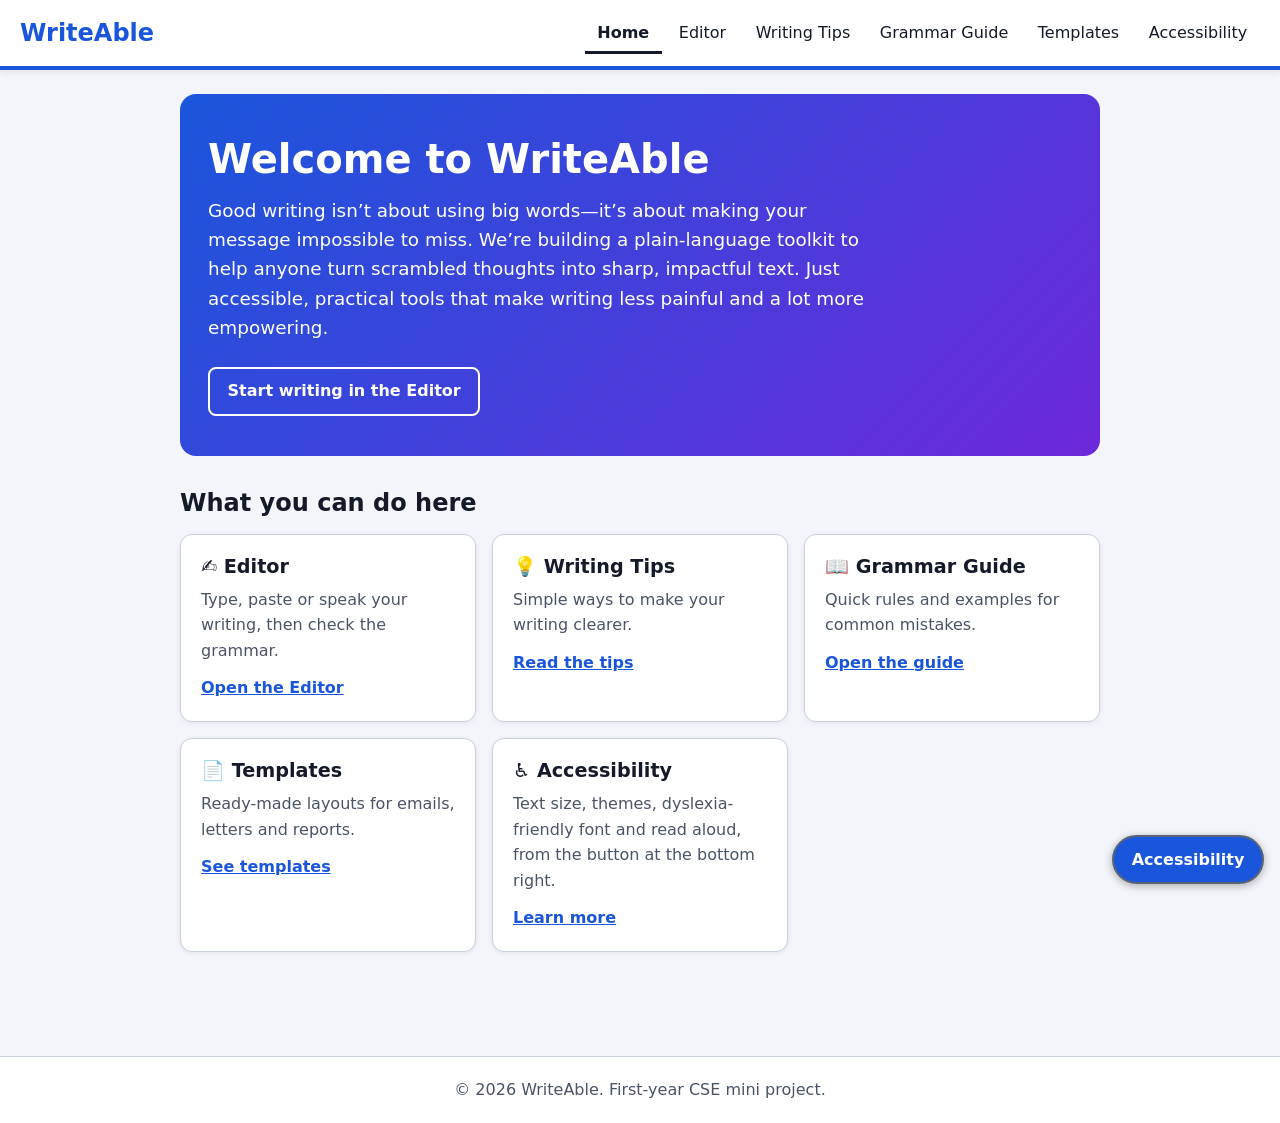
<file: index.html>
<!DOCTYPE html>
<html lang="en">
<head>
  <meta charset="UTF-8">
  <meta name="viewport" content="width=device-width, initial-scale=1">
  <title>Home | WriteAble</title>
  <link rel="stylesheet" href="css/styles.css">
  <link rel="stylesheet" href="css/accessibility.css">
  <script src="js/accessibility.js" defer></script>
</head>
<body>
  <a class="skip-link" href="#main">Skip to main content</a>

  <header>
    <a class="brand" href="index.html">WriteAble</a>
    <nav aria-label="Main navigation">
      <ul>
        <li><a href="index.html" aria-current="page">Home</a></li>
        <li><a href="editor.html">Editor</a></li>
        <li><a href="pages/writing-tips.html">Writing Tips</a></li>
        <li><a href="pages/grammar-guide.html">Grammar Guide</a></li>
        <li><a href="pages/templates.html">Templates</a></li>
        <li><a href="pages/accessibility-guide.html">Accessibility</a></li>
      </ul>
    </nav>
  </header>

  <main id="main" tabindex="-1">
    <section class="hero">
      <h1>Welcome to WriteAble</h1>
      <p>Good writing isn’t about using big words—it’s about making your message impossible to miss. We’re building a
         plain-language toolkit to help anyone turn scrambled thoughts into sharp, impactful text. Just accessible,
         practical tools that make writing less painful and a lot more empowering.</p>
      <a class="btn" href="editor.html">Start writing in the Editor</a>
    </section>

    <h2>What you can do here</h2>
    <div class="cards">
      <article class="card">
        <h3><span aria-hidden="true">✍️</span> Editor</h3>
        <p>Type, paste or speak your writing, then check the grammar.</p>
        <a href="editor.html">Open the Editor</a>
      </article>

      <article class="card">
        <h3><span aria-hidden="true">💡</span> Writing Tips</h3>
        <p>Simple ways to make your writing clearer.</p>
        <a href="pages/writing-tips.html">Read the tips</a>
      </article>

      <article class="card">
        <h3><span aria-hidden="true">📖</span> Grammar Guide</h3>
        <p>Quick rules and examples for common mistakes.</p>
        <a href="pages/grammar-guide.html">Open the guide</a>
      </article>

      <article class="card">
        <h3><span aria-hidden="true">📄</span> Templates</h3>
        <p>Ready-made layouts for emails, letters and reports.</p>
        <a href="pages/templates.html">See templates</a>
      </article>

      <article class="card">
        <h3><span aria-hidden="true">♿</span> Accessibility</h3>
        <p>Text size, themes, dyslexia-friendly font and read aloud, from the button at the bottom right.</p>
        <a href="pages/accessibility-guide.html">Learn more</a>
      </article>
    </div>
  </main>

  <footer>
    <p>&copy; 2026 WriteAble. First-year CSE mini project.</p>
  </footer>
</body>
</html>
</file>
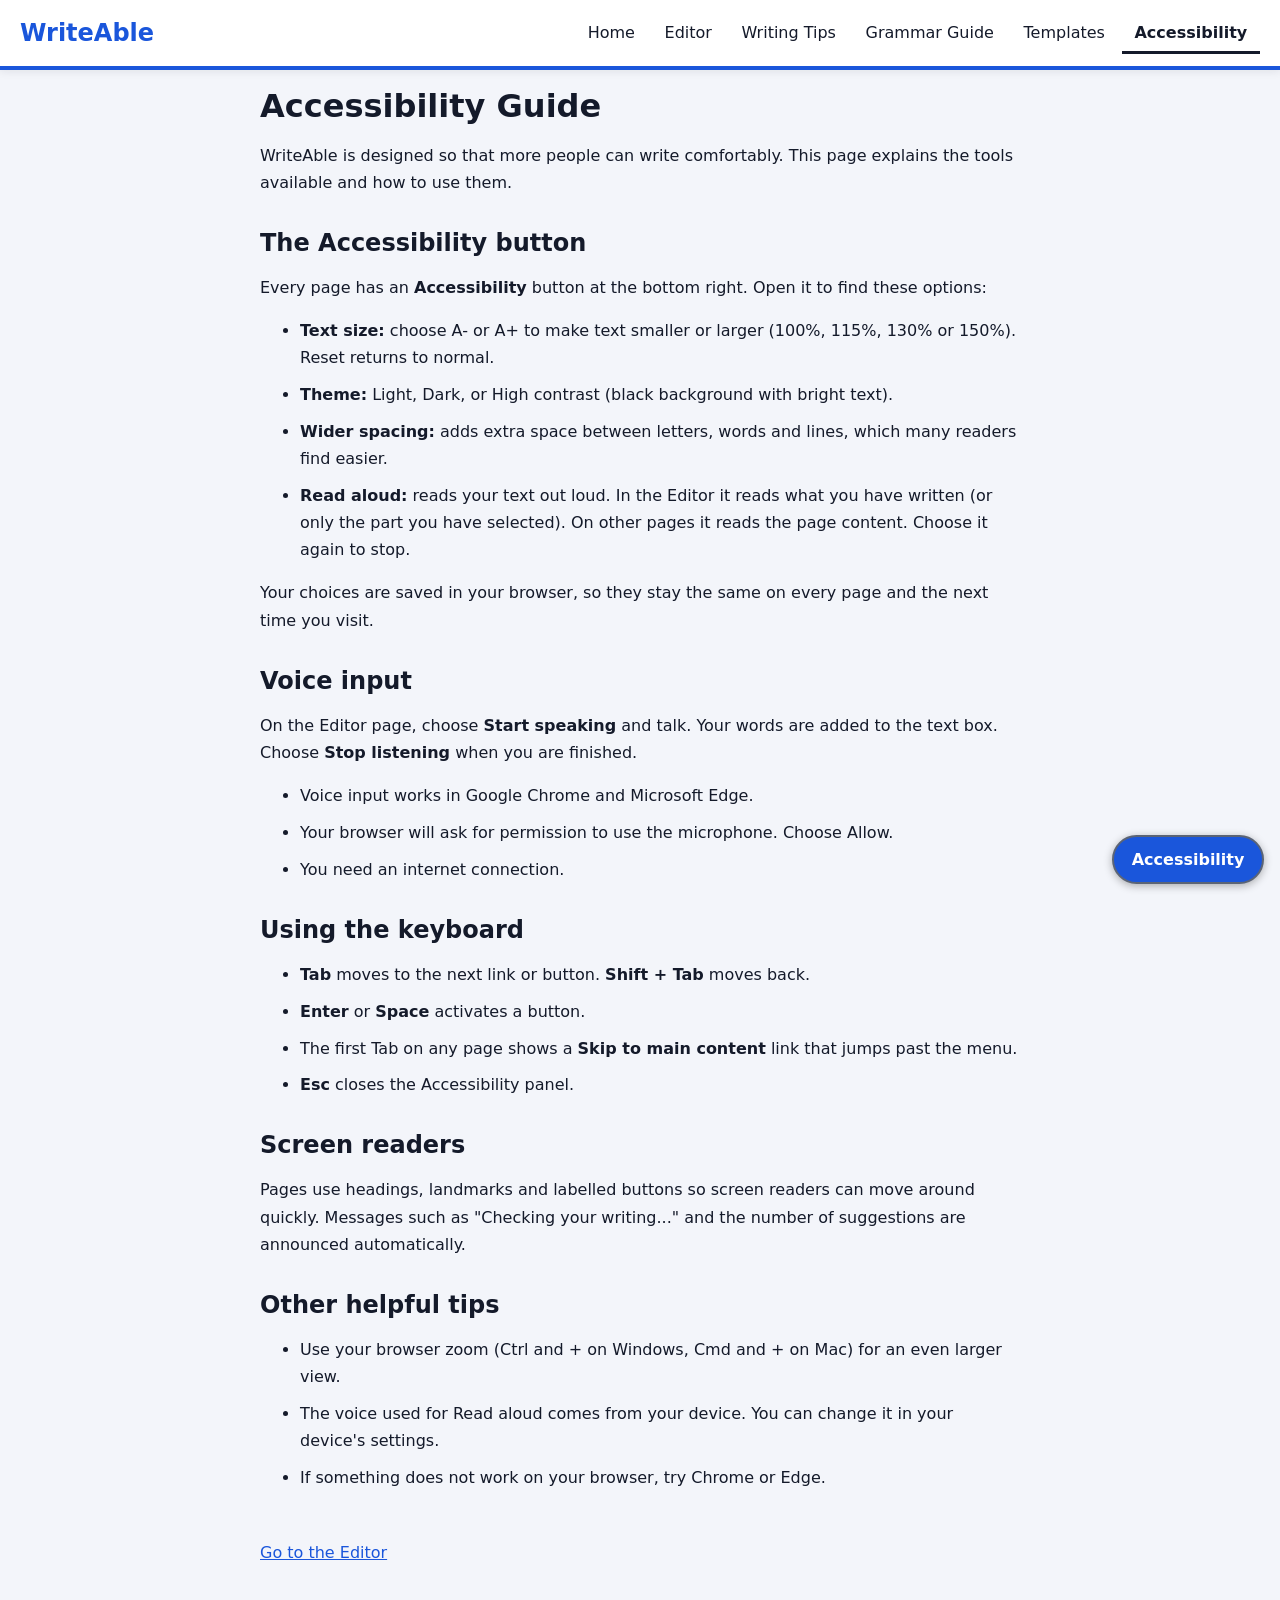
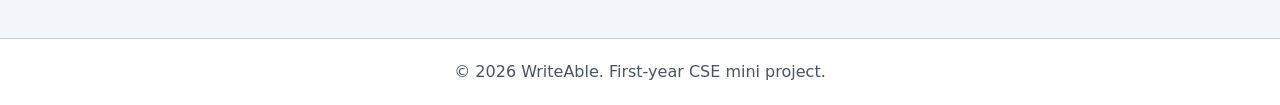
<file: accessibility-guide.html>
<!DOCTYPE html>
<html lang="en">
<head>
  <meta charset="UTF-8">
  <meta name="viewport" content="width=device-width, initial-scale=1">
  <title>Accessibility Guide | WriteAble</title>
  <link rel="stylesheet" href="../css/styles.css">
  <link rel="stylesheet" href="../css/accessibility.css">
  <link rel="stylesheet" href="../css/pages.css">
  <script src="../js/accessibility.js" defer></script>
</head>
<body>
  <a class="skip-link" href="#main">Skip to main content</a>

  <header>
    <a class="brand" href="../index.html">WriteAble</a>
    <nav aria-label="Main navigation">
      <ul>
        <li><a href="../index.html">Home</a></li>
        <li><a href="../editor.html">Editor</a></li>
        <li><a href="writing-tips.html">Writing Tips</a></li>
        <li><a href="grammar-guide.html">Grammar Guide</a></li>
        <li><a href="templates.html">Templates</a></li>
        <li><a href="accessibility-guide.html" aria-current="page">Accessibility</a></li>
      </ul>
    </nav>
  </header>

  <main id="main" class="content-page" tabindex="-1">
    <h1>Accessibility Guide</h1>
    <p>WriteAble is designed so that more people can write comfortably. This page explains the tools available
       and how to use them.</p>

    <h2>The Accessibility button</h2>
    <p>Every page has an <strong>Accessibility</strong> button at the bottom right. Open it to find these options:</p>
    <ul>
      <li><strong>Text size:</strong> choose A- or A+ to make text smaller or larger (100%, 115%, 130% or 150%).
          Reset returns to normal.</li>
      <li><strong>Theme:</strong> Light, Dark, or High contrast (black background with bright text).</li>
      <li><strong>Wider spacing:</strong> adds extra space between letters, words and lines, which many readers
          find easier.</li>
      <li><strong>Read aloud:</strong> reads your text out loud. In the Editor it reads what you have written
          (or only the part you have selected). On other pages it reads the page content. Choose it again to stop.</li>
    </ul>
    <p>Your choices are saved in your browser, so they stay the same on every page and the next time you visit.</p>

    <h2>Voice input</h2>
    <p>On the Editor page, choose <strong>Start speaking</strong> and talk. Your words are added to the text box.
       Choose <strong>Stop listening</strong> when you are finished.</p>
    <ul>
      <li>Voice input works in Google Chrome and Microsoft Edge.</li>
      <li>Your browser will ask for permission to use the microphone. Choose Allow.</li>
      <li>You need an internet connection.</li>
    </ul>

    <h2>Using the keyboard</h2>
    <ul>
      <li><strong>Tab</strong> moves to the next link or button. <strong>Shift + Tab</strong> moves back.</li>
      <li><strong>Enter</strong> or <strong>Space</strong> activates a button.</li>
      <li>The first Tab on any page shows a <strong>Skip to main content</strong> link that jumps past the menu.</li>
      <li><strong>Esc</strong> closes the Accessibility panel.</li>
    </ul>

    <h2>Screen readers</h2>
    <p>Pages use headings, landmarks and labelled buttons so screen readers can move around quickly. Messages such as
       "Checking your writing..." and the number of suggestions are announced automatically.</p>

    <h2>Other helpful tips</h2>
    <ul>
      <li>Use your browser zoom (Ctrl and + on Windows, Cmd and + on Mac) for an even larger view.</li>
      <li>The voice used for Read aloud comes from your device. You can change it in your device's settings.</li>
      <li>If something does not work on your browser, try Chrome or Edge.</li>
    </ul>

    <a class="back-link" href="../editor.html">Go to the Editor</a>
  </main>

  <footer>
    <p>&copy; 2026 WriteAble. First-year CSE mini project.</p>
  </footer>
</body>
</html>
</file>
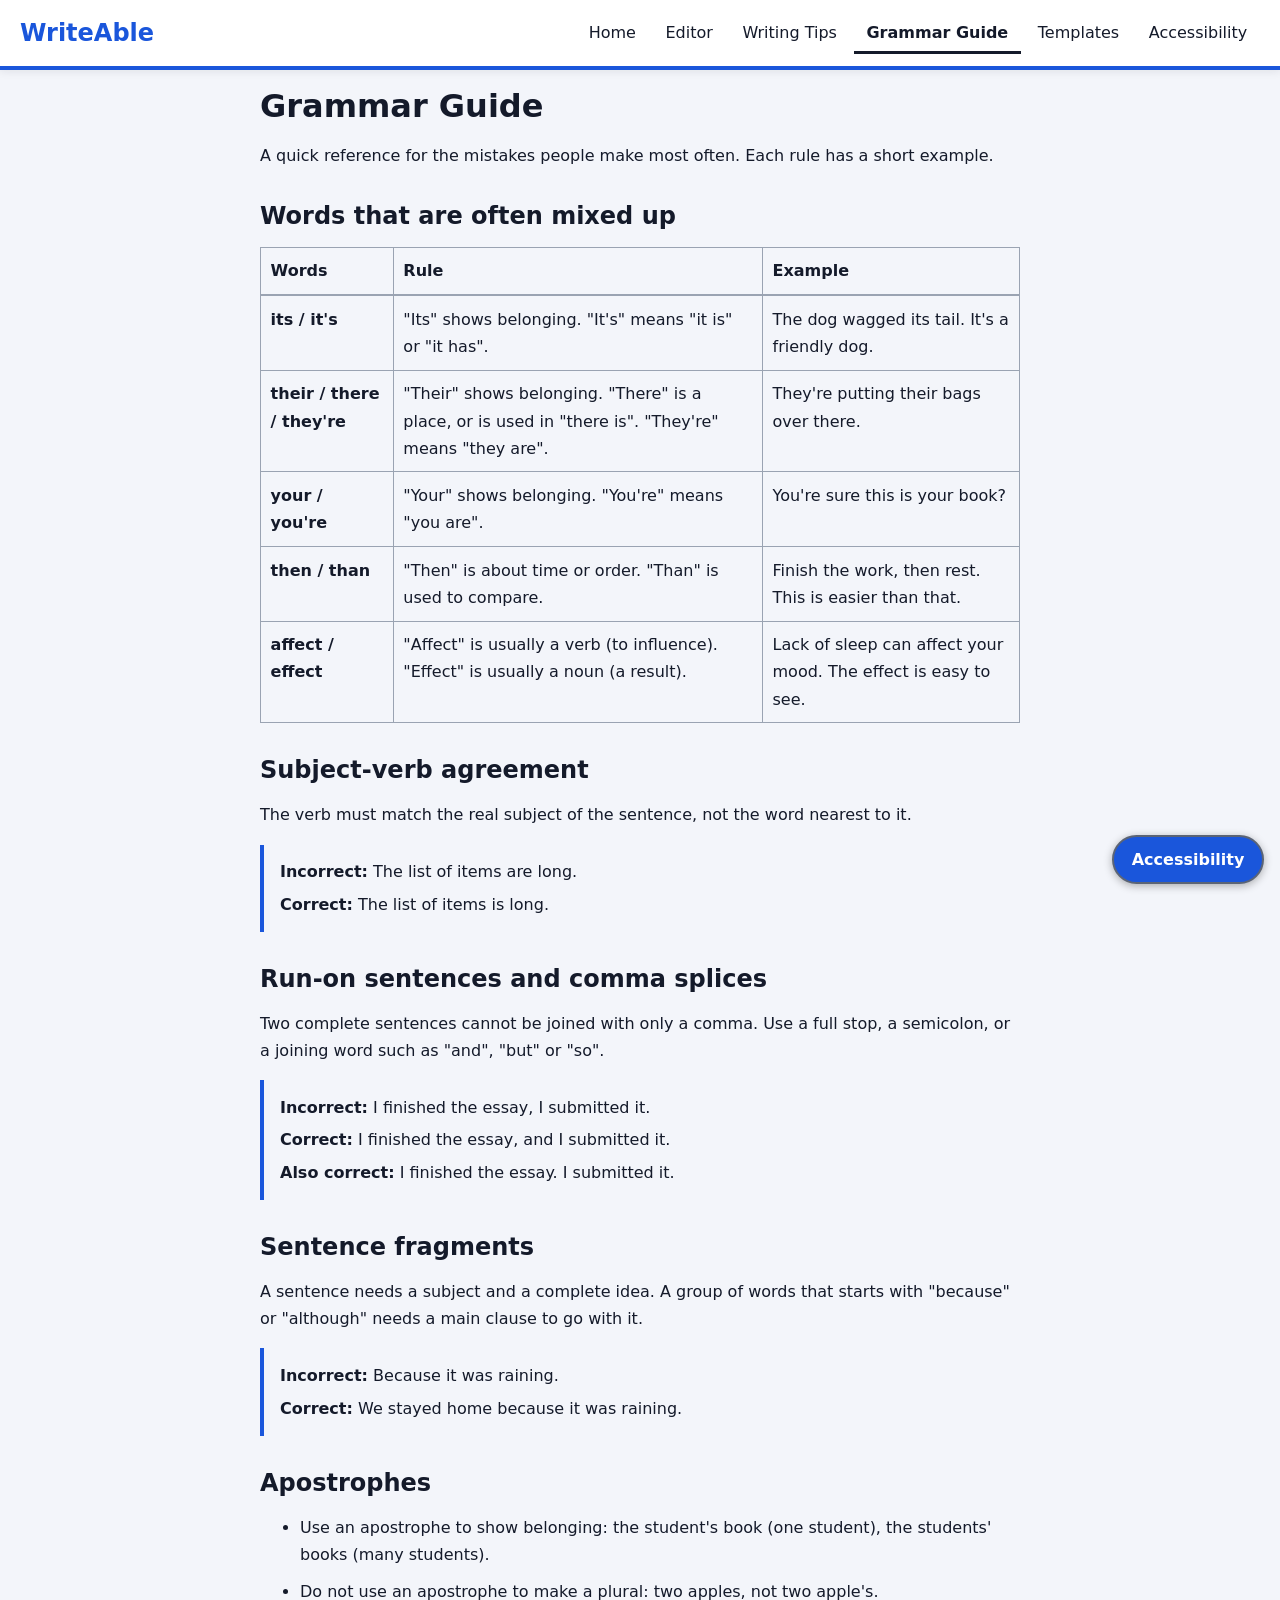
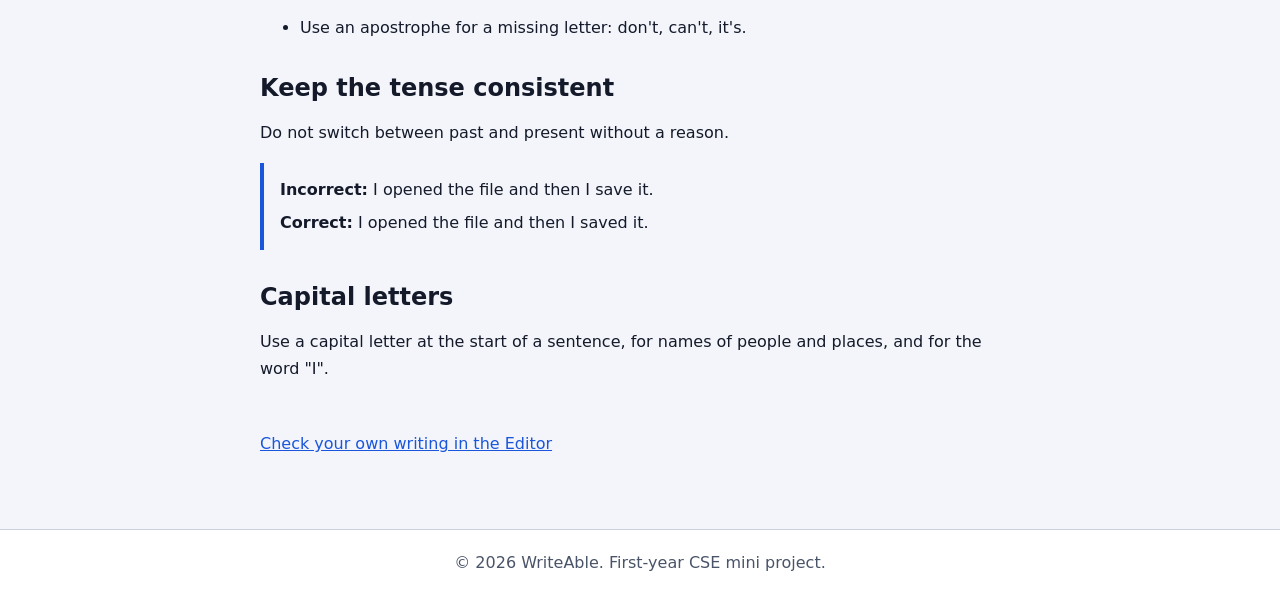
<file: grammar-guide.html>
<!DOCTYPE html>
<html lang="en">
<head>
  <meta charset="UTF-8">
  <meta name="viewport" content="width=device-width, initial-scale=1">
  <title>Grammar Guide | WriteAble</title>
  <link rel="stylesheet" href="../css/styles.css">
  <link rel="stylesheet" href="../css/accessibility.css">
  <link rel="stylesheet" href="../css/pages.css">
  <script src="../js/accessibility.js" defer></script>
</head>
<body>
  <a class="skip-link" href="#main">Skip to main content</a>

  <header>
    <a class="brand" href="../index.html">WriteAble</a>
    <nav aria-label="Main navigation">
      <ul>
        <li><a href="../index.html">Home</a></li>
        <li><a href="../editor.html">Editor</a></li>
        <li><a href="writing-tips.html">Writing Tips</a></li>
        <li><a href="grammar-guide.html" aria-current="page">Grammar Guide</a></li>
        <li><a href="templates.html">Templates</a></li>
        <li><a href="accessibility-guide.html">Accessibility</a></li>
      </ul>
    </nav>
  </header>

  <main id="main" class="content-page" tabindex="-1">
    <h1>Grammar Guide</h1>
    <p>A quick reference for the mistakes people make most often. Each rule has a short example.</p>

    <h2>Words that are often mixed up</h2>
    <table>
      <caption class="sr-only">Commonly confused words, their meanings and examples</caption>
      <thead>
        <tr>
          <th scope="col">Words</th>
          <th scope="col">Rule</th>
          <th scope="col">Example</th>
        </tr>
      </thead>
      <tbody>
        <tr>
          <th scope="row">its / it's</th>
          <td>"Its" shows belonging. "It's" means "it is" or "it has".</td>
          <td>The dog wagged its tail. It's a friendly dog.</td>
        </tr>
        <tr>
          <th scope="row">their / there / they're</th>
          <td>"Their" shows belonging. "There" is a place, or is used in "there is". "They're" means "they are".</td>
          <td>They're putting their bags over there.</td>
        </tr>
        <tr>
          <th scope="row">your / you're</th>
          <td>"Your" shows belonging. "You're" means "you are".</td>
          <td>You're sure this is your book?</td>
        </tr>
        <tr>
          <th scope="row">then / than</th>
          <td>"Then" is about time or order. "Than" is used to compare.</td>
          <td>Finish the work, then rest. This is easier than that.</td>
        </tr>
        <tr>
          <th scope="row">affect / effect</th>
          <td>"Affect" is usually a verb (to influence). "Effect" is usually a noun (a result).</td>
          <td>Lack of sleep can affect your mood. The effect is easy to see.</td>
        </tr>
      </tbody>
    </table>

    <h2>Subject-verb agreement</h2>
    <p>The verb must match the real subject of the sentence, not the word nearest to it.</p>
    <div class="example">
      <p><strong>Incorrect:</strong> The list of items are long.</p>
      <p><strong>Correct:</strong> The list of items is long.</p>
    </div>

    <h2>Run-on sentences and comma splices</h2>
    <p>Two complete sentences cannot be joined with only a comma. Use a full stop, a semicolon, or a joining word
       such as "and", "but" or "so".</p>
    <div class="example">
      <p><strong>Incorrect:</strong> I finished the essay, I submitted it.</p>
      <p><strong>Correct:</strong> I finished the essay, and I submitted it.</p>
      <p><strong>Also correct:</strong> I finished the essay. I submitted it.</p>
    </div>

    <h2>Sentence fragments</h2>
    <p>A sentence needs a subject and a complete idea. A group of words that starts with "because" or "although"
       needs a main clause to go with it.</p>
    <div class="example">
      <p><strong>Incorrect:</strong> Because it was raining.</p>
      <p><strong>Correct:</strong> We stayed home because it was raining.</p>
    </div>

    <h2>Apostrophes</h2>
    <ul>
      <li>Use an apostrophe to show belonging: the student's book (one student), the students' books (many students).</li>
      <li>Do not use an apostrophe to make a plural: two apples, not two apple's.</li>
      <li>Use an apostrophe for a missing letter: don't, can't, it's.</li>
    </ul>

    <h2>Keep the tense consistent</h2>
    <p>Do not switch between past and present without a reason.</p>
    <div class="example">
      <p><strong>Incorrect:</strong> I opened the file and then I save it.</p>
      <p><strong>Correct:</strong> I opened the file and then I saved it.</p>
    </div>

    <h2>Capital letters</h2>
    <p>Use a capital letter at the start of a sentence, for names of people and places, and for the word "I".</p>

    <a class="back-link" href="../editor.html">Check your own writing in the Editor</a>
  </main>

  <footer>
    <p>&copy; 2026 WriteAble. First-year CSE mini project.</p>
  </footer>
</body>
</html>
</file>
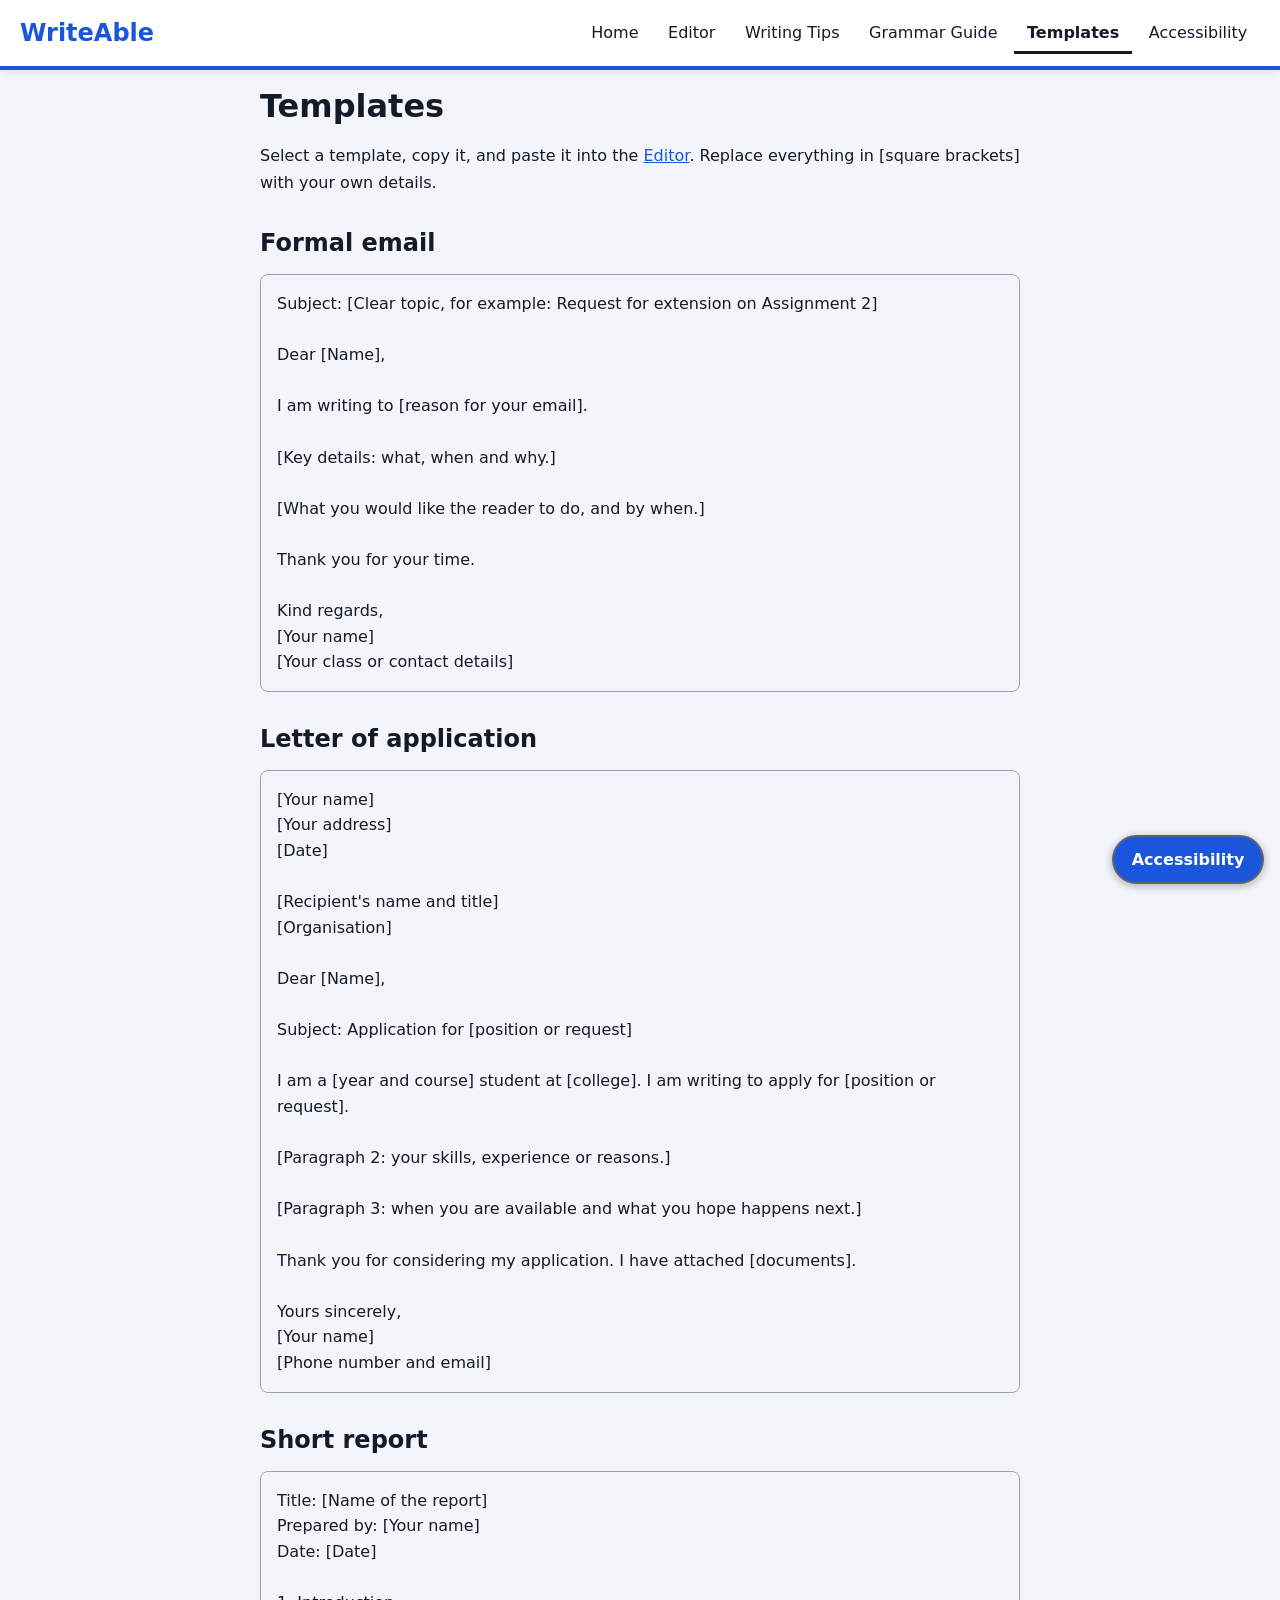
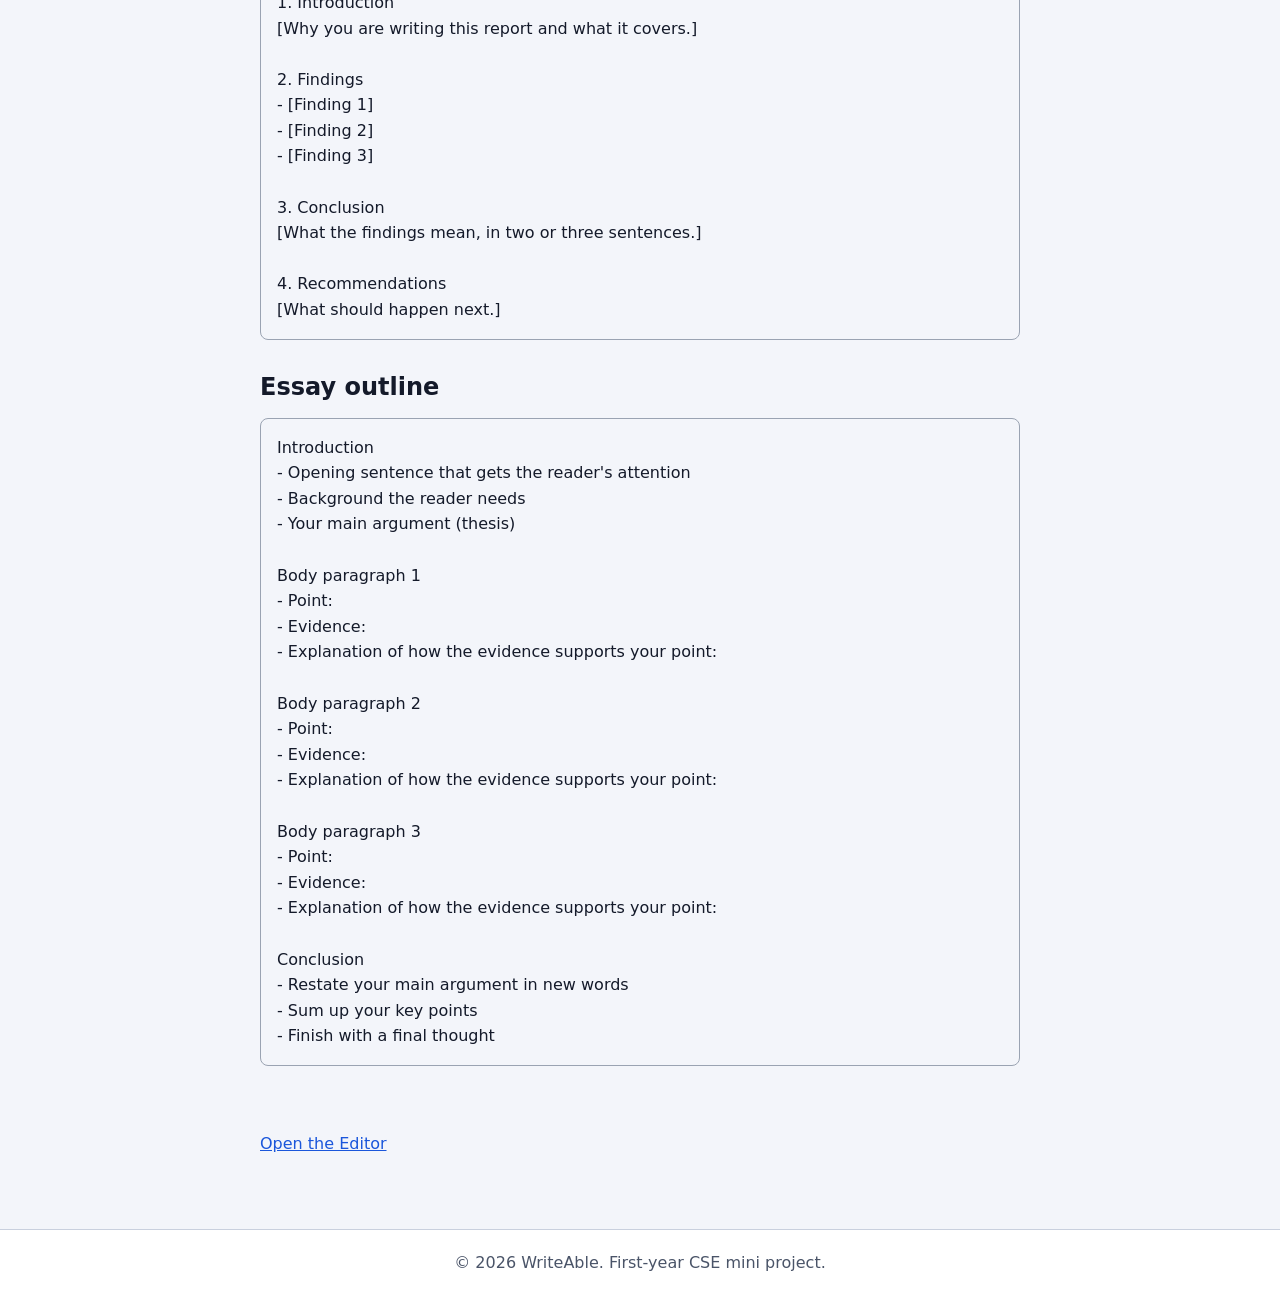
<file: templates.html>
<!DOCTYPE html>
<html lang="en">
<head>
  <meta charset="UTF-8">
  <meta name="viewport" content="width=device-width, initial-scale=1">
  <title>Templates | WriteAble</title>
  <link rel="stylesheet" href="../css/styles.css">
  <link rel="stylesheet" href="../css/accessibility.css">
  <link rel="stylesheet" href="../css/pages.css">
  <script src="../js/accessibility.js" defer></script>
</head>
<body>
  <a class="skip-link" href="#main">Skip to main content</a>

  <header>
    <a class="brand" href="../index.html">WriteAble</a>
    <nav aria-label="Main navigation">
      <ul>
        <li><a href="../index.html">Home</a></li>
        <li><a href="../editor.html">Editor</a></li>
        <li><a href="writing-tips.html">Writing Tips</a></li>
        <li><a href="grammar-guide.html">Grammar Guide</a></li>
        <li><a href="templates.html" aria-current="page">Templates</a></li>
        <li><a href="accessibility-guide.html">Accessibility</a></li>
      </ul>
    </nav>
  </header>

  <main id="main" class="content-page" tabindex="-1">
    <h1>Templates</h1>
    <p>Select a template, copy it, and paste it into the <a href="../editor.html">Editor</a>. Replace everything in
       [square brackets] with your own details.</p>

    <h2>Formal email</h2>
    <pre class="template" tabindex="0">Subject: [Clear topic, for example: Request for extension on Assignment 2]

Dear [Name],

I am writing to [reason for your email].

[Key details: what, when and why.]

[What you would like the reader to do, and by when.]

Thank you for your time.

Kind regards,
[Your name]
[Your class or contact details]</pre>

    <h2>Letter of application</h2>
    <pre class="template" tabindex="0">[Your name]
[Your address]
[Date]

[Recipient's name and title]
[Organisation]

Dear [Name],

Subject: Application for [position or request]

I am a [year and course] student at [college]. I am writing to apply for [position or request].

[Paragraph 2: your skills, experience or reasons.]

[Paragraph 3: when you are available and what you hope happens next.]

Thank you for considering my application. I have attached [documents].

Yours sincerely,
[Your name]
[Phone number and email]</pre>

    <h2>Short report</h2>
    <pre class="template" tabindex="0">Title: [Name of the report]
Prepared by: [Your name]
Date: [Date]

1. Introduction
[Why you are writing this report and what it covers.]

2. Findings
- [Finding 1]
- [Finding 2]
- [Finding 3]

3. Conclusion
[What the findings mean, in two or three sentences.]

4. Recommendations
[What should happen next.]</pre>

    <h2>Essay outline</h2>
    <pre class="template" tabindex="0">Introduction
- Opening sentence that gets the reader's attention
- Background the reader needs
- Your main argument (thesis)

Body paragraph 1
- Point:
- Evidence:
- Explanation of how the evidence supports your point:

Body paragraph 2
- Point:
- Evidence:
- Explanation of how the evidence supports your point:

Body paragraph 3
- Point:
- Evidence:
- Explanation of how the evidence supports your point:

Conclusion
- Restate your main argument in new words
- Sum up your key points
- Finish with a final thought</pre>

    <a class="back-link" href="../editor.html">Open the Editor</a>
  </main>

  <footer>
    <p>&copy; 2026 WriteAble. First-year CSE mini project.</p>
  </footer>
</body>
</html>
</file>
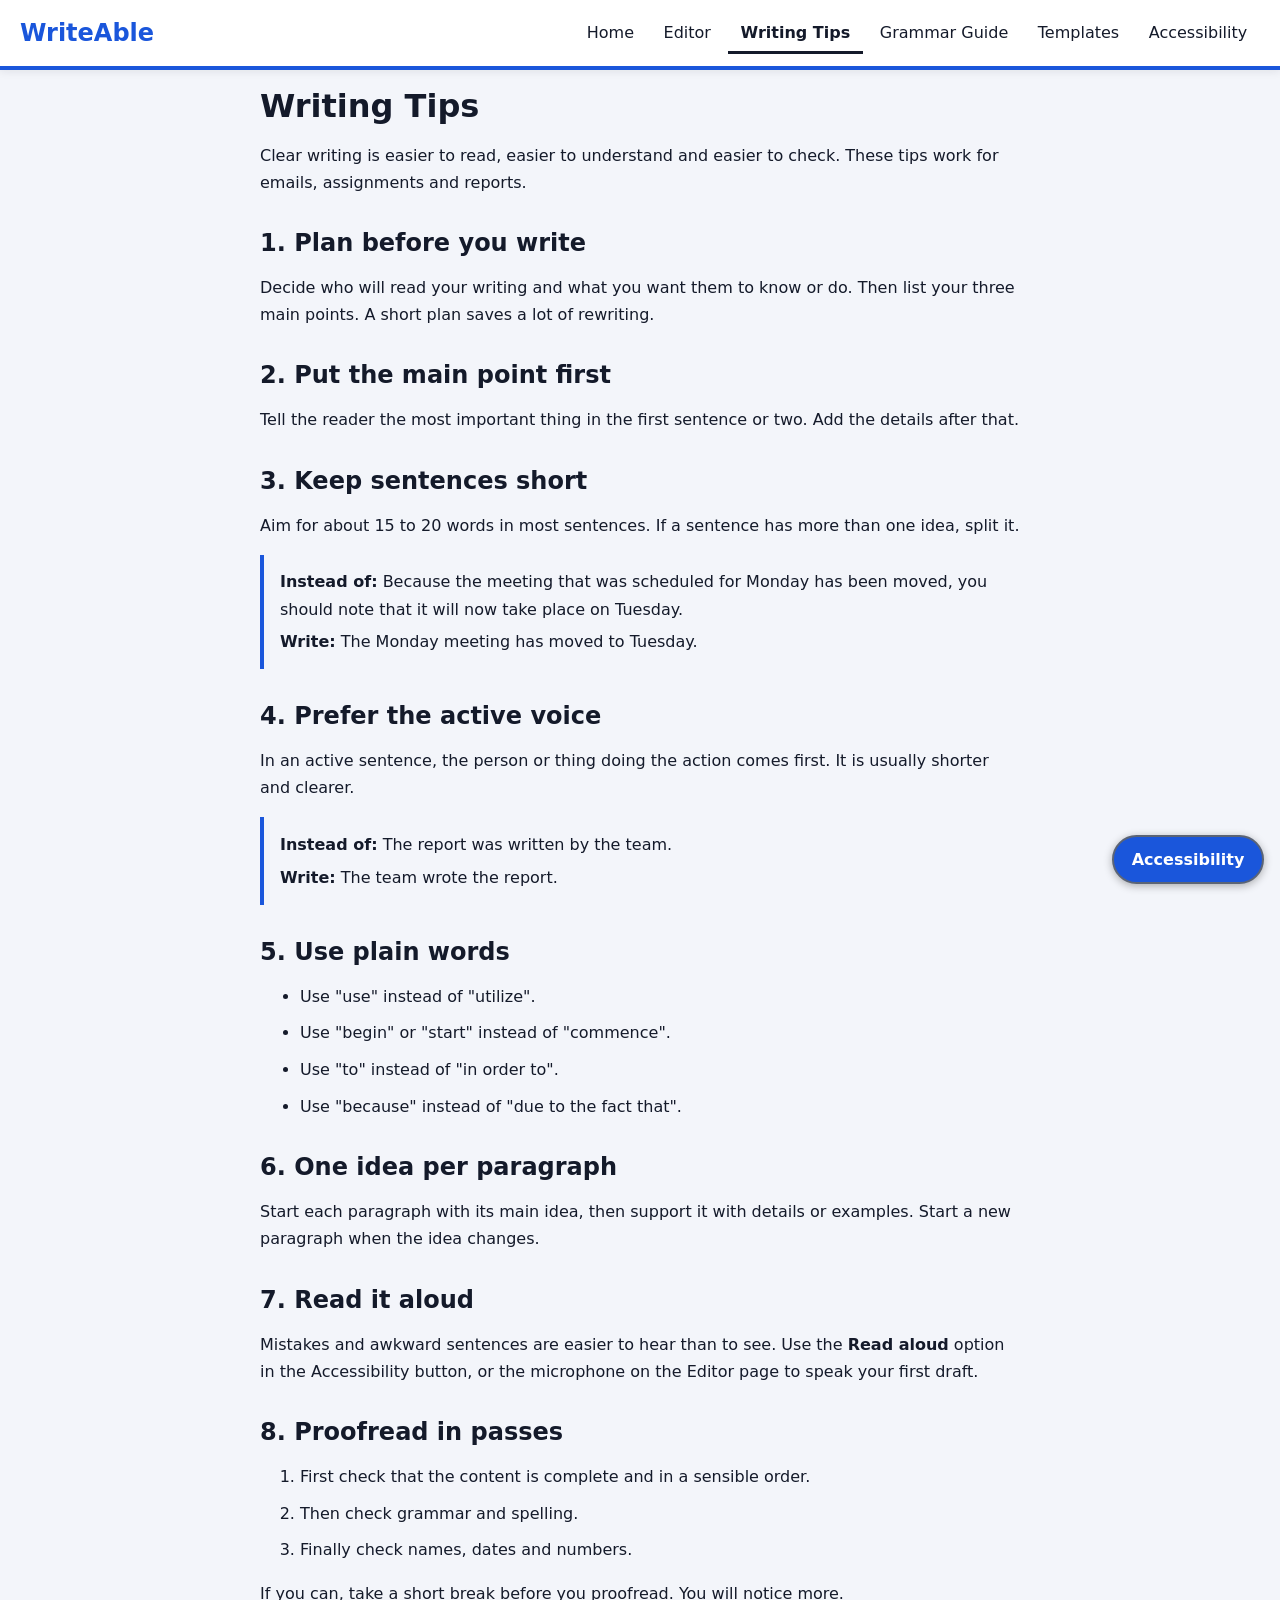
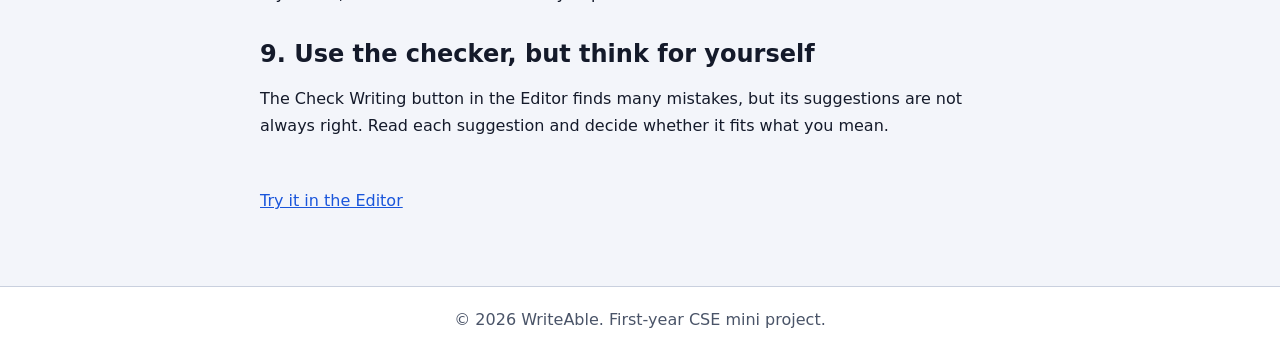
<file: writing-tips.html>
<!DOCTYPE html>
<html lang="en">
<head>
  <meta charset="UTF-8">
  <meta name="viewport" content="width=device-width, initial-scale=1">
  <title>Writing Tips | WriteAble</title>
  <link rel="stylesheet" href="../css/styles.css">
  <link rel="stylesheet" href="../css/accessibility.css">
  <link rel="stylesheet" href="../css/pages.css">
  <script src="../js/accessibility.js" defer></script>
</head>
<body>
  <a class="skip-link" href="#main">Skip to main content</a>

  <header>
    <a class="brand" href="../index.html">WriteAble</a>
    <nav aria-label="Main navigation">
      <ul>
        <li><a href="../index.html">Home</a></li>
        <li><a href="../editor.html">Editor</a></li>
        <li><a href="writing-tips.html" aria-current="page">Writing Tips</a></li>
        <li><a href="grammar-guide.html">Grammar Guide</a></li>
        <li><a href="templates.html">Templates</a></li>
        <li><a href="accessibility-guide.html">Accessibility</a></li>
      </ul>
    </nav>
  </header>

  <main id="main" class="content-page" tabindex="-1">
    <h1>Writing Tips</h1>
    <p>Clear writing is easier to read, easier to understand and easier to check. These tips work for emails,
       assignments and reports.</p>

    <h2>1. Plan before you write</h2>
    <p>Decide who will read your writing and what you want them to know or do. Then list your three main points.
       A short plan saves a lot of rewriting.</p>

    <h2>2. Put the main point first</h2>
    <p>Tell the reader the most important thing in the first sentence or two. Add the details after that.</p>

    <h2>3. Keep sentences short</h2>
    <p>Aim for about 15 to 20 words in most sentences. If a sentence has more than one idea, split it.</p>
    <div class="example">
      <p><strong>Instead of:</strong> Because the meeting that was scheduled for Monday has been moved, you should
         note that it will now take place on Tuesday.</p>
      <p><strong>Write:</strong> The Monday meeting has moved to Tuesday.</p>
    </div>

    <h2>4. Prefer the active voice</h2>
    <p>In an active sentence, the person or thing doing the action comes first. It is usually shorter and clearer.</p>
    <div class="example">
      <p><strong>Instead of:</strong> The report was written by the team.</p>
      <p><strong>Write:</strong> The team wrote the report.</p>
    </div>

    <h2>5. Use plain words</h2>
    <ul>
      <li>Use "use" instead of "utilize".</li>
      <li>Use "begin" or "start" instead of "commence".</li>
      <li>Use "to" instead of "in order to".</li>
      <li>Use "because" instead of "due to the fact that".</li>
    </ul>

    <h2>6. One idea per paragraph</h2>
    <p>Start each paragraph with its main idea, then support it with details or examples. Start a new paragraph
       when the idea changes.</p>

    <h2>7. Read it aloud</h2>
    <p>Mistakes and awkward sentences are easier to hear than to see. Use the <strong>Read aloud</strong> option
       in the Accessibility button, or the microphone on the Editor page to speak your first draft.</p>

    <h2>8. Proofread in passes</h2>
    <ol>
      <li>First check that the content is complete and in a sensible order.</li>
      <li>Then check grammar and spelling.</li>
      <li>Finally check names, dates and numbers.</li>
    </ol>
    <p>If you can, take a short break before you proofread. You will notice more.</p>

    <h2>9. Use the checker, but think for yourself</h2>
    <p>The Check Writing button in the Editor finds many mistakes, but its suggestions are not always right.
       Read each suggestion and decide whether it fits what you mean.</p>

    <a class="back-link" href="../editor.html">Try it in the Editor</a>
  </main>

  <footer>
    <p>&copy; 2026 WriteAble. First-year CSE mini project.</p>
  </footer>
</body>
</html>
</file>
<file: css/styles.css>
/* =====================================================================
   WriteAble - main site styles
   Header, navigation, page layout, buttons, voice-input row, footer.
   Loaded first on every page. Other files add to it:
     editor.css         -> editor page
     pages.css          -> pages/ content pages
     accessibility.css  -> Accessibility button, themes, text size
   ===================================================================== */

:root {
  --bg: #f3f5fa;
  --surface: #ffffff;
  --text: #141a2a;
  --muted: #4a5468;
  --primary: #1a56db;
  --primary-dark: #1543b0;
  --border: #c9d0de;
  --danger: #b3261e;
}

*,
*::before,
*::after {
  box-sizing: border-box;
}

[hidden] {
  display: none !important;
}

body {
  margin: 0;
  font-family: "Segoe UI", system-ui, -apple-system, Roboto, Arial, sans-serif;
  line-height: 1.6;
  background: var(--bg);
  color: var(--text);
  display: flex;
  flex-direction: column;
  min-height: 100vh;
}

/* ---------- skip link (shows only when focused with the keyboard) ---------- */
.skip-link {
  position: absolute;
  left: 0.5rem;
  top: -4rem;
  z-index: 10000;
  padding: 0.6rem 1rem;
  background: #000000;
  color: #ffffff;
  border: 2px solid #ffffff;
  border-radius: 0.5rem;
  text-decoration: none;
}

.skip-link:focus {
  top: 0.5rem;
}

/* ---------- header and navigation ---------- */
header {
  display: flex;
  flex-wrap: wrap;
  align-items: center;
  justify-content: space-between;
  gap: 0.75rem 1.5rem;
  padding: 0.75rem 1.25rem;
  background: var(--surface);
  border-bottom: 1px solid var(--border);
}

.brand {
  font-size: 1.5rem;
  font-weight: 800;
  color: var(--primary);
  text-decoration: none;
}

nav ul {
  display: flex;
  flex-wrap: wrap;
  gap: 0.25rem;
  margin: 0;
  padding: 0;
  list-style: none;
}

nav a {
  display: inline-block;
  padding: 0.5rem 0.8rem;
  color: var(--text);
  font-weight: 500;
  text-decoration: none;
}

nav a:hover {
  text-decoration: underline;
}

/* the page you are on: a bar under the link (works in every theme) */
nav a[aria-current="page"] {
  font-weight: 700;
  box-shadow: inset 0 -3px 0 currentColor;
}

/* ---------- page content ---------- */
main {
  flex: 1 0 auto;
  width: 100%;
  max-width: 60rem;
  margin: 0 auto;
  padding: 1.5rem 1.25rem 2.5rem;
}

main:focus {
  outline: none;
}

h1,
h2,
h3 {
  line-height: 1.25;
}

h1 {
  font-size: 2rem;
  margin: 0 0 1rem;
}

h2 {
  font-size: 1.5rem;
  margin: 1.75rem 0 0.75rem;
}

a {
  color: var(--primary);
}

:focus-visible {
  outline: 3px solid var(--primary);
  outline-offset: 2px;
}

/* ---------- buttons ---------- */
button {
  display: inline-block;
  min-height: 44px;
  padding: 0.6rem 1.1rem;
  font: inherit;
  font-weight: 600;
  color: #ffffff;
  background: var(--primary);
  border: 2px solid var(--primary);
  border-radius: 0.5rem;
  cursor: pointer;
}

button:hover:not(:disabled) {
  background: var(--primary-dark);
  border-color: var(--primary-dark);
}

button:disabled {
  opacity: 0.6;
  cursor: not-allowed;
}

/* a link that looks like a button (home page "Start writing") */
a.btn {
  display: inline-block;
  padding: 0.6rem 1.1rem;
  font-weight: 600;
  color: var(--primary);
  border: 2px solid currentColor;
  border-radius: 0.5rem;
  text-decoration: none;
}

a.btn:hover {
  text-decoration: underline;
}

/* ---------- voice input row (Editor page) ---------- */
.voice-row {
  display: flex;
  flex-wrap: wrap;
  align-items: center;
  gap: 1rem;
  margin: 1rem 0;
}

button.btn.is-listening {
  background: var(--danger);
  border-color: var(--danger);
}

.listening {
  color: var(--danger);
  font-weight: 700;
}

.msg {
  margin: 0.75rem 0;
  padding: 0.6rem 0.9rem;
  border: 2px solid currentColor;
  border-radius: 0.5rem;
}

/* ---------- basic editor layout (editor.css can refine it) ---------- */
textarea {
  display: block;
  width: 100%;
  padding: 0.75rem;
  font: inherit;
  color: var(--text);
  background: var(--surface);
  border: 2px solid var(--border);
  border-radius: 0.5rem;
}

.editor-buttons {
  display: flex;
  flex-wrap: wrap;
  gap: 0.75rem;
  margin: 0.75rem 0;
}

.writing-counts {
  display: flex;
  flex-wrap: wrap;
  gap: 1.5rem;
  margin: 0.5rem 0;
}

/* ---------- footer ---------- */
footer {
  margin-top: 2rem;
  padding: 1.25rem;
  text-align: center;
  color: var(--muted);
  background: var(--surface);
  border-top: 1px solid var(--border);
}

footer p {
  margin: 0;
}

/* ---------- header polish ---------- */
header {
  border-bottom: 4px solid var(--primary);
  box-shadow: 0 2px 8px rgba(20, 26, 42, 0.08);
}

/* ---------- home page: welcome banner ---------- */
.hero {
  margin-bottom: 2rem;
  padding: 2.5rem 1.75rem;
  color: #ffffff;
  background: linear-gradient(135deg, #1a56db, #6d28d9);
  border-radius: 1rem;
}

.hero h1 {
  margin: 0 0 0.75rem;
  font-size: 2.5rem;
  color: #ffffff;
}

.hero p {
  max-width: 42rem;
  margin: 0 0 1.5rem;
  font-size: 1.15rem;
  color: #ffffff;
}

.hero a.btn {
  color: #ffffff;
}

/* ---------- home page: feature cards ---------- */
.cards {
  display: grid;
  grid-template-columns: repeat(auto-fit, minmax(15rem, 1fr));
  gap: 1rem;
  margin: 1rem 0 2rem;
}

.card {
  padding: 1.25rem;
  background: var(--surface);
  border: 1px solid var(--border);
  border-radius: 0.75rem;
  box-shadow: 0 1px 4px rgba(20, 26, 42, 0.08);
}

.card h3 {
  margin: 0 0 0.5rem;
  font-size: 1.2rem;
}

.card p {
  margin: 0 0 0.75rem;
  color: var(--muted);
}

.card a {
  font-weight: 600;
}
</file>
<file: css/accessibility.css>
/* =====================================================================
   WriteAble - accessibility toolbar + themes
   Pairs with js/accessibility.js

   The script sets these attributes on <html>:
     data-text-size = 100 | 115 | 130 | 150
     data-theme     = light | dark | contrast
     data-spacing   = on | off
   ===================================================================== */

/* ---------- toolbar colours (change with the theme) ---------- */
:root {
  --a11y-bg: #ffffff;
  --a11y-text: #1a1a1a;
  --a11y-border: #5b6475;
  --a11y-accent: #1a56db;
  --a11y-accent-text: #ffffff;
}

html[data-theme="dark"] {
  --a11y-bg: #1b1e24;
  --a11y-text: #e8eaed;
  --a11y-border: #7a8294;
  --a11y-accent: #8ab4f8;
  --a11y-accent-text: #101216;

  --site-bg: #121418;
  --site-surface: #1b1e24;
  --site-text: #e8eaed;
  --site-link: #8ab4f8;
  --site-border: #3a3f4a;
  --site-button: #2d3340;
}

html[data-theme="contrast"] {
  --a11y-bg: #000000;
  --a11y-text: #ffffff;
  --a11y-border: #ffffff;
  --a11y-accent: #ffd400;
  --a11y-accent-text: #000000;

  --site-bg: #000000;
  --site-surface: #000000;
  --site-text: #ffffff;
  --site-link: #ffd400;
  --site-border: #ffffff;
  --site-button: #000000;
}

/* ---------- text size ---------- */
html[data-text-size="115"] { font-size: 115%; }
html[data-text-size="130"] { font-size: 130%; }
html[data-text-size="150"] { font-size: 150%; }

/* ---------- wider spacing (easier reading for many people) ---------- */
html[data-spacing="on"] body,
html[data-spacing="on"] p,
html[data-spacing="on"] li,
html[data-spacing="on"] textarea {
  line-height: 1.8 !important;
  letter-spacing: 0.05em;
  word-spacing: 0.12em;
}

/* ---------- dyslexia-friendly font ---------- */
html[data-font="dyslexic"] body,
html[data-font="dyslexic"] body * {
  font-family: 'Open-Dyslexic', 'OpenDyslexic', 'Comic Sans MS', sans-serif !important;
}

/* ---------- dark + high-contrast site overrides ---------- */
html[data-theme]:not([data-theme="light"]) body,
html[data-theme]:not([data-theme="light"]) main {
  background: var(--site-bg) !important;
  color: var(--site-text) !important;
}

html[data-theme]:not([data-theme="light"]) header,
html[data-theme]:not([data-theme="light"]) footer,
html[data-theme]:not([data-theme="light"]) section,
html[data-theme]:not([data-theme="light"]) article,
html[data-theme]:not([data-theme="light"]) textarea,
html[data-theme]:not([data-theme="light"]) pre,
html[data-theme]:not([data-theme="light"]) th,
html[data-theme]:not([data-theme="light"]) td,
html[data-theme]:not([data-theme="light"]) .suggestion-card {
  background: var(--site-surface) !important;
  color: var(--site-text) !important;
  border-color: var(--site-border) !important;
}

html[data-theme]:not([data-theme="light"]) h1,
html[data-theme]:not([data-theme="light"]) h2,
html[data-theme]:not([data-theme="light"]) h3,
html[data-theme]:not([data-theme="light"]) h4,
html[data-theme]:not([data-theme="light"]) p,
html[data-theme]:not([data-theme="light"]) li,
html[data-theme]:not([data-theme="light"]) dt,
html[data-theme]:not([data-theme="light"]) dd,
html[data-theme]:not([data-theme="light"]) label,
html[data-theme]:not([data-theme="light"]) span,
html[data-theme]:not([data-theme="light"]) strong {
  color: var(--site-text) !important;
}

html[data-theme]:not([data-theme="light"]) a {
  color: var(--site-link) !important;
}

html[data-theme]:not([data-theme="light"]) button:not(.a11y-btn):not(.a11y-toggle) {
  background: var(--site-button) !important;
  color: var(--site-text) !important;
  border: 2px solid var(--site-border) !important;
}

html[data-theme]:not([data-theme="light"]) textarea::placeholder {
  color: var(--site-text);
  opacity: 0.7;
}

/* ---------- floating accessibility button ---------- */
.a11y-toggle {
  position: fixed;
  right: 1rem;
  bottom: 1rem;
  z-index: 9999;
  min-height: 44px;
  padding: 0.6rem 1.1rem;
  border: 2px solid var(--a11y-border);
  border-radius: 999px;
  background: var(--a11y-accent);
  color: var(--a11y-accent-text);
  font: inherit;
  font-weight: 600;
  cursor: pointer;
  box-shadow: 0 2px 8px rgba(0, 0, 0, 0.3);
}

/* ---------- the panel ---------- */
.a11y-panel {
  position: fixed;
  right: 1rem;
  bottom: 4.5rem;
  z-index: 9999;
  box-sizing: border-box;
  width: min(21rem, calc(100vw - 2rem));
  max-height: calc(100vh - 6rem);
  overflow-y: auto;
  padding: 1rem;
  border: 2px solid var(--a11y-border);
  border-radius: 0.75rem;
  background: var(--a11y-bg);
  color: var(--a11y-text);
  box-shadow: 0 6px 24px rgba(0, 0, 0, 0.35);
}

.a11y-panel[hidden] {
  display: none;
}

.a11y-label {
  margin: 0.75rem 0 0.35rem;
  font-weight: 700;
}

.a11y-label:first-child {
  margin-top: 0;
}

.a11y-row {
  display: flex;
  flex-wrap: wrap;
  gap: 0.5rem;
}

.a11y-btn {
  min-height: 40px;
  padding: 0.4rem 0.8rem;
  border: 2px solid var(--a11y-border);
  border-radius: 0.5rem;
  background: transparent;
  color: var(--a11y-text);
  font: inherit;
  cursor: pointer;
}

.a11y-btn[aria-pressed="true"] {
  background: var(--a11y-accent);
  border-color: var(--a11y-accent);
  color: var(--a11y-accent-text);
}

/* make sure the text on blue buttons is always dark/light enough to read */
html .a11y-btn[aria-pressed="true"],
html .a11y-toggle {
  color: var(--a11y-accent-text) !important;
}

.a11y-status {
  min-height: 1.3em;
  margin: 0.75rem 0 0;
  font-size: 0.9rem;
}

/* ---------- keyboard focus ---------- */
.a11y-toggle:focus-visible,
.a11y-btn:focus-visible {
  outline: 3px solid var(--a11y-text);
  outline-offset: 3px;
}

@media (prefers-reduced-motion: reduce) {
  .a11y-toggle,
  .a11y-panel,
  .a11y-btn {
    transition: none;
  }
}

@media print {
  .a11y-toggle,
  .a11y-panel {
    display: none;
  }
}
</file>
<file: css/pages.css>
/* =====================================================================
   WriteAble - extra styles for the content pages in /pages
   (Writing Tips, Grammar Guide, Templates, Accessibility guide)
   Load after styles.css
   ===================================================================== */

main.content-page {
  max-width: 50rem;
  margin-left: auto;
  margin-right: auto;
  padding: 1rem 1.25rem 2.5rem;
  line-height: 1.7;
}

.content-page h2 {
  margin-top: 2rem;
}

.content-page li {
  margin-bottom: 0.6rem;
}

/* "Instead of / Write" example boxes */
.example {
  margin: 1rem 0;
  padding: 0.5rem 1rem;
  border-left: 4px solid #1a56db;
}

.example p {
  margin: 0.35rem 0;
}

/* tables in the grammar guide */
.content-page table {
  width: 100%;
  border-collapse: collapse;
  margin: 1rem 0;
}

.content-page th,
.content-page td {
  padding: 0.6rem;
  border: 1px solid #9aa3b2;
  text-align: left;
  vertical-align: top;
}

/* copy-and-paste templates */
.template {
  margin: 1rem 0 2rem;
  padding: 1rem;
  border: 1px solid #9aa3b2;
  border-radius: 0.5rem;
  white-space: pre-wrap;
  overflow-x: auto;
  font-family: inherit;
  line-height: 1.6;
}

.back-link {
  display: inline-block;
  margin-top: 2rem;
}

/* visible to screen readers only (used for table captions) */
.sr-only {
  position: absolute;
  width: 1px;
  height: 1px;
  margin: -1px;
  padding: 0;
  overflow: hidden;
  clip: rect(0, 0, 0, 0);
  white-space: nowrap;
  border: 0;
}
</file>
